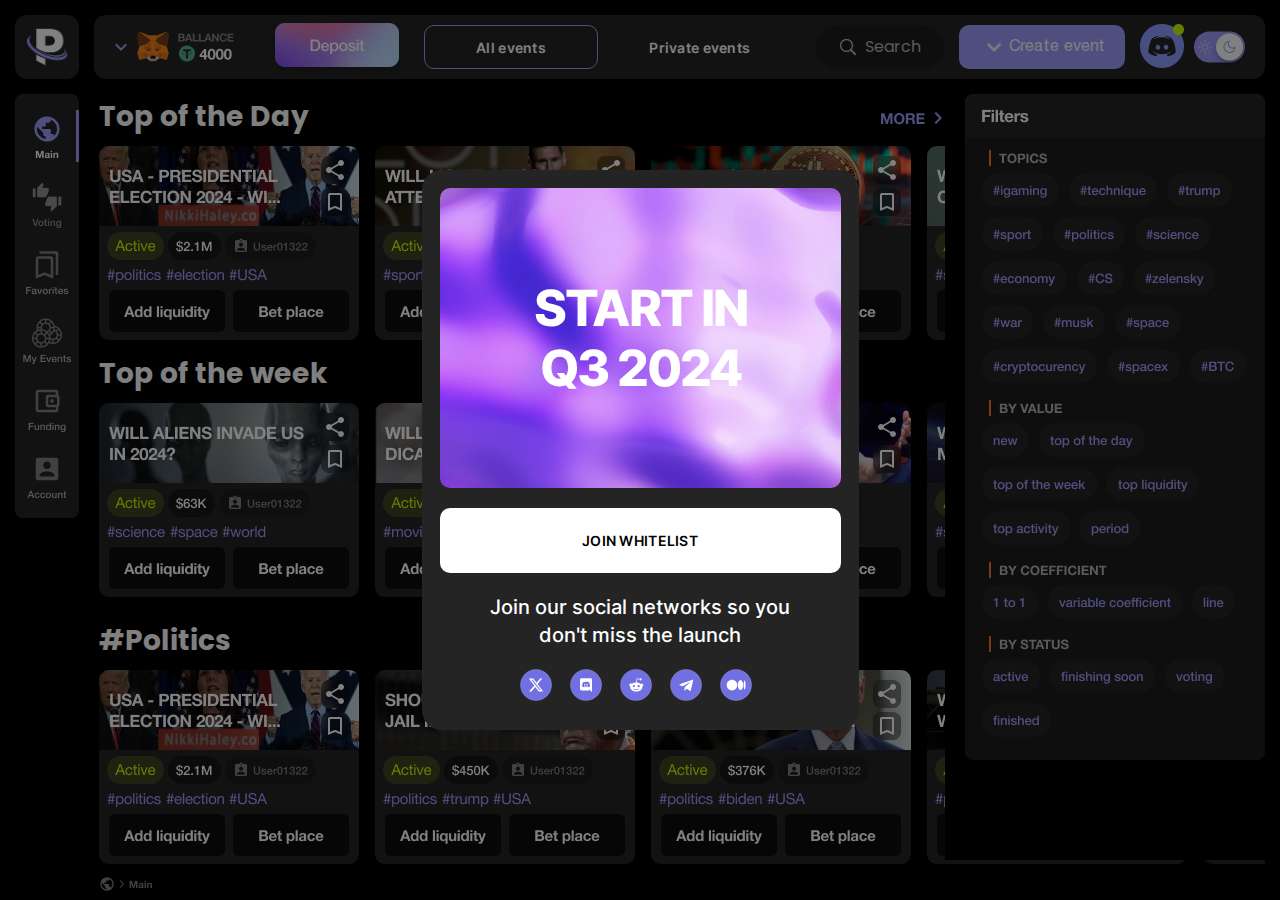
<file: index.html>
<!DOCTYPE html>
<html lang="en">

<head>
	<meta charset="UTF-8">
	<meta http-equiv="X-UA-Compatible" content="IE=edge">
	<meta name="viewport" content="width=device-width, initial-scale=1.0">
	<link rel="stylesheet" href="css/main.min.css">
	<link rel="shortcut icon" href="favicon.svg" type="image/x-icon" />
	<link rel="apple-touch-icon" href="apple-icon.png" />
	<link rel="icon" type="image/png" sizes="32x32" href="apple-icon.png" />
	<link rel="icon" type="image/png" sizes="16x16" href="apple-icon.png" />
	<link rel="mask-icon" href="apple-icon.png" color="#000000" />
	<title>Polybet</title>


</head>

<body>
	<div class="page">
		<div class="modal" id="modalJoin" aria-hidden="true">
			<div class="modal__wrap">
				<div class="modal__join" id="data-main" aria-modal="true">
					<div class="modal__one" id="data-join">
						<div class="modalVideo">
							<img src="./img/q4.png" alt="">
							<!-- <video autoplay muted loop preload id="backgroundModal">
								<source src="./video/back.mp4" type="video/mp4">
							</video> -->
							<p>Start in<br>Q3 2024</p>
						</div>
						<button type="button" class="button modal__button_white violet" id="button-first">Join whitelist</button>

						<div class="modal__one_motivation">
							<span>Join our social networks so you
								don't miss the launch</span>
						</div>
						<div class="modal__socials">
							<a href="https://twitter.com/polybet_app" target="_blank">
								<svg width="32" height="32" fill="none" xmlns="http://www.w3.org/2000/svg">
									<g filter="url(#filter0_b_177_1859)">
										<rect width="32" height="32" rx="16" fill="url(#paint0_linear_177_1859)" />
										<rect x=".41" y=".41" width="31.179" height="31.179" rx="15.589"
											stroke="url(#paint1_linear_177_1859)" stroke-width=".821" />
										<path
											d="M20.14 9.6h2.209l-4.824 5.422L23.2 22.4h-4.444l-3.48-4.475-3.982 4.475h-2.21l5.16-5.8-5.444-7h4.556l3.146 4.09 3.639-4.09zm-.774 11.5h1.223l-7.898-10.27h-1.313l7.988 10.27z"
											fill="#fff" />
									</g>
									<defs>
										<linearGradient id="paint0_linear_177_1859" x1="0" y1="0" x2="32.011" y2="31.989"
											gradientUnits="userSpaceOnUse">
											<stop stop-color="#fff" stop-opacity=".15" />
											<stop offset="1" stop-color="#fff" stop-opacity=".02" />
										</linearGradient>
										<linearGradient id="paint1_linear_177_1859" x1="31.111" y1="32" x2="-1.391" y2="30.518"
											gradientUnits="userSpaceOnUse">
											<stop stop-color="#fff" stop-opacity=".2" />
											<stop offset="1" stop-color="#fff" stop-opacity=".1" />
											<stop offset="1" stop-color="#fff" stop-opacity=".05" />
										</linearGradient>
										<filter id="filter0_b_177_1859" x="-8.21" y="-8.21" width="48.42" height="48.42"
											filterUnits="userSpaceOnUse" color-interpolation-filters="sRGB">
											<feFlood flood-opacity="0" result="BackgroundImageFix" />
											<feGaussianBlur in="BackgroundImageFix" stdDeviation="4.105" />
											<feComposite in2="SourceAlpha" operator="in" result="effect1_backgroundBlur_177_1859" />
											<feBlend in="SourceGraphic" in2="effect1_backgroundBlur_177_1859" result="shape" />
										</filter>
									</defs>
								</svg>
							</a>
							<a href="https://discord.gg/polybet" target="_blank">
								<svg width="32" height="32" fill="none" xmlns="http://www.w3.org/2000/svg">
									<g filter="url(#filter0_b_177_1861)">
										<rect width="32" height="32" rx="16" fill="url(#paint0_linear_177_1861)" />
										<rect x=".41" y=".41" width="31.179" height="31.179" rx="15.589"
											stroke="url(#paint1_linear_177_1861)" stroke-width=".821" />
										<path fill-rule="evenodd" clip-rule="evenodd"
											d="M11.406 9.333h9.188A1.41 1.41 0 0122 10.747v12.3l-1.474-1.303-.83-.768-.878-.814.364 1.269h-7.776A1.409 1.409 0 0110 20.016v-9.269a1.409 1.409 0 011.406-1.414zm6.089 8.4c.206.262.452.557.452.557a2.506 2.506 0 002.099-1.044 9.182 9.182 0 00-.986-3.998 3.392 3.392 0 00-1.929-.72l-.096.11a4.563 4.563 0 011.708.871 5.592 5.592 0 00-3.45-.645.67.67 0 00-.116.014 5.147 5.147 0 00-1.558.432c-.254.117-.405.199-.405.199a4.626 4.626 0 011.804-.898l-.069-.083a3.392 3.392 0 00-1.928.72 9.182 9.182 0 00-.986 3.998 2.486 2.486 0 002.091 1.042s.254-.308.46-.569a2.133 2.133 0 01-1.2-.809c.246.163.51.3.785.406.326.13.664.228 1.008.295a4.803 4.803 0 001.776.007c.342-.06.675-.159.994-.295.277-.104.542-.24.789-.404-.305.41-.746.698-1.243.814zm-3.237-2.404a.764.764 0 01.499-.243.726.726 0 01.701.761.727.727 0 01-.701.761.764.764 0 01-.5-1.279zm2.562-.146a.764.764 0 01.44-.097h.002a.727.727 0 01.7.761.764.764 0 11-1.142-.664z"
											fill="#fff" />
									</g>
									<defs>
										<linearGradient id="paint0_linear_177_1861" x1="0" y1="0" x2="32.011" y2="31.989"
											gradientUnits="userSpaceOnUse">
											<stop stop-color="#fff" stop-opacity=".15" />
											<stop offset="1" stop-color="#fff" stop-opacity=".02" />
										</linearGradient>
										<linearGradient id="paint1_linear_177_1861" x1="31.111" y1="32" x2="-1.391" y2="30.518"
											gradientUnits="userSpaceOnUse">
											<stop stop-color="#fff" stop-opacity=".2" />
											<stop offset="1" stop-color="#fff" stop-opacity=".1" />
											<stop offset="1" stop-color="#fff" stop-opacity=".05" />
										</linearGradient>
										<filter id="filter0_b_177_1861" x="-8.21" y="-8.21" width="48.42" height="48.42"
											filterUnits="userSpaceOnUse" color-interpolation-filters="sRGB">
											<feFlood flood-opacity="0" result="BackgroundImageFix" />
											<feGaussianBlur in="BackgroundImageFix" stdDeviation="4.105" />
											<feComposite in2="SourceAlpha" operator="in" result="effect1_backgroundBlur_177_1861" />
											<feBlend in="SourceGraphic" in2="effect1_backgroundBlur_177_1861" result="shape" />
										</filter>
									</defs>
								</svg>
							</a>
							<a href="https://www.reddit.com/user/Polybet_app" target="_blank">
								<svg width="32" height="32" fill="none" xmlns="http://www.w3.org/2000/svg">
									<g filter="url(#filter0_b_177_1865)">
										<rect width="32" height="32" rx="16" fill="url(#paint0_linear_177_1865)" />
										<rect x=".41" y=".41" width="31.179" height="31.179" rx="15.589"
											stroke="url(#paint1_linear_177_1865)" stroke-width=".821" />
										<path
											d="M23.243 16.002c-.03-.893-.737-1.59-1.58-1.56-.374.013-.73.176-1 .449a7.128 7.128 0 00-4.02-1.365l.677-3.46 2.235.499c.062.61.576 1.05 1.15.984.573-.066.989-.612.926-1.221-.062-.61-.576-1.051-1.15-.985a1.03 1.03 0 00-.789.544l-2.559-.544a.325.325 0 00-.387.262v.006l-.77 3.849a7.18 7.18 0 00-4.073 1.365 1.46 1.46 0 00-2.154.072 1.69 1.69 0 00.067 2.288c.12.119.257.22.41.292-.01.163-.01.326 0 .488 0 2.485 2.726 4.506 6.087 4.506 3.361 0 6.087-2.019 6.087-4.506.01-.162.01-.325 0-.488.524-.278.854-.852.843-1.475zm-10.442 1.111c0-.612.47-1.11 1.046-1.11.576 0 1.046.498 1.046 1.11 0 .612-.47 1.111-1.046 1.111-.579-.005-1.046-.499-1.046-1.11zm6.066 3.094v-.044a3.851 3.851 0 01-2.58.855 3.85 3.85 0 01-2.58-.855.314.314 0 01.039-.422.27.27 0 01.358 0 3.272 3.272 0 002.172.698 3.294 3.294 0 002.183-.676.282.282 0 01.413.006c.112.12.11.32-.005.438zm-.143-1.903h-.052l.008-.041c-.576 0-1.046-.5-1.046-1.111 0-.612.47-1.111 1.046-1.111.576 0 1.046.499 1.046 1.11.024.613-.425 1.128-1.002 1.153z"
											fill="#fff" />
									</g>
									<defs>
										<linearGradient id="paint0_linear_177_1865" x1="0" y1="0" x2="32.011" y2="31.989"
											gradientUnits="userSpaceOnUse">
											<stop stop-color="#fff" stop-opacity=".15" />
											<stop offset="1" stop-color="#fff" stop-opacity=".02" />
										</linearGradient>
										<linearGradient id="paint1_linear_177_1865" x1="31.111" y1="32" x2="-1.391" y2="30.518"
											gradientUnits="userSpaceOnUse">
											<stop stop-color="#fff" stop-opacity=".2" />
											<stop offset="1" stop-color="#fff" stop-opacity=".1" />
											<stop offset="1" stop-color="#fff" stop-opacity=".05" />
										</linearGradient>
										<filter id="filter0_b_177_1865" x="-8.21" y="-8.21" width="48.42" height="48.42"
											filterUnits="userSpaceOnUse" color-interpolation-filters="sRGB">
											<feFlood flood-opacity="0" result="BackgroundImageFix" />
											<feGaussianBlur in="BackgroundImageFix" stdDeviation="4.105" />
											<feComposite in2="SourceAlpha" operator="in" result="effect1_backgroundBlur_177_1865" />
											<feBlend in="SourceGraphic" in2="effect1_backgroundBlur_177_1865" result="shape" />
										</filter>
									</defs>
								</svg>
							</a>
							<a href="https://t.me/polybet_app" target="_blank">
								<svg width="32" height="32" fill="none" xmlns="http://www.w3.org/2000/svg">
									<g filter="url(#filter0_b_177_1867)">
										<rect width="32" height="32" rx="16" fill="url(#paint0_linear_177_1867)" />
										<rect x=".41" y=".41" width="31.179" height="31.179" rx="15.589"
											stroke="url(#paint1_linear_177_1867)" stroke-width=".821" />
										<path
											d="M23.024 10.905a.292.292 0 00-.2-.217 1.029 1.029 0 00-.54.038s-12.017 4.32-12.703 4.798c-.149.103-.198.163-.223.234-.118.34.251.49.251.49l3.098 1.01a.343.343 0 00.156-.01c.705-.445 7.09-4.477 7.459-4.612.058-.018.1 0 .091.043-.15.516-5.664 5.416-5.695 5.446a.118.118 0 00-.043.102l-.288 3.022s-.12.943.82 0a25.841 25.841 0 011.63-1.49c1.065.735 2.211 1.548 2.705 1.972a.86.86 0 00.628.242c.471-.018.6-.533.6-.533s2.19-8.811 2.263-9.992c.007-.116.017-.19.018-.27a.976.976 0 00-.027-.273z"
											fill="#fff" />
									</g>
									<defs>
										<linearGradient id="paint0_linear_177_1867" x1="0" y1="0" x2="32.011" y2="31.989"
											gradientUnits="userSpaceOnUse">
											<stop stop-color="#fff" stop-opacity=".15" />
											<stop offset="1" stop-color="#fff" stop-opacity=".02" />
										</linearGradient>
										<linearGradient id="paint1_linear_177_1867" x1="31.111" y1="32" x2="-1.391" y2="30.518"
											gradientUnits="userSpaceOnUse">
											<stop stop-color="#fff" stop-opacity=".2" />
											<stop offset="1" stop-color="#fff" stop-opacity=".1" />
											<stop offset="1" stop-color="#fff" stop-opacity=".05" />
										</linearGradient>
										<filter id="filter0_b_177_1867" x="-8.21" y="-8.21" width="48.42" height="48.42"
											filterUnits="userSpaceOnUse" color-interpolation-filters="sRGB">
											<feFlood flood-opacity="0" result="BackgroundImageFix" />
											<feGaussianBlur in="BackgroundImageFix" stdDeviation="4.105" />
											<feComposite in2="SourceAlpha" operator="in" result="effect1_backgroundBlur_177_1867" />
											<feBlend in="SourceGraphic" in2="effect1_backgroundBlur_177_1867" result="shape" />
										</filter>
									</defs>
								</svg>
							</a>
							<a href="https://medium.com/@info_21567" target="_blank">
								<svg width="32" height="32" fill="none" xmlns="http://www.w3.org/2000/svg">
									<g filter="url(#filter0_b_177_1869)">
										<rect width="32" height="32" rx="16" fill="url(#paint0_linear_177_1869)" />
										<rect x=".41" y=".41" width="31.179" height="31.179" rx="15.589"
											stroke="url(#paint1_linear_177_1869)" stroke-width=".821" />
										<path
											d="M11.994 10.668c2.94 0 5.325 2.401 5.325 5.363 0 2.96-2.384 5.361-5.325 5.361-2.941 0-5.326-2.4-5.326-5.361 0-2.962 2.384-5.362 5.326-5.362zm8.504.315c1.47 0 2.663 2.26 2.663 5.048 0 2.787-1.192 5.048-2.663 5.048-1.47 0-2.662-2.261-2.662-5.048 0-2.788 1.192-5.048 2.662-5.048zm4.116.525c.517 0 .937 2.025.937 4.523 0 2.497-.42 4.522-.937 4.522-.517 0-.936-2.025-.936-4.522 0-2.498.42-4.523.936-4.523z"
											fill="#fff" />
									</g>
									<defs>
										<linearGradient id="paint0_linear_177_1869" x1="0" y1="0" x2="32.011" y2="31.989"
											gradientUnits="userSpaceOnUse">
											<stop stop-color="#fff" stop-opacity=".15" />
											<stop offset="1" stop-color="#fff" stop-opacity=".02" />
										</linearGradient>
										<linearGradient id="paint1_linear_177_1869" x1="31.111" y1="32" x2="-1.391" y2="30.518"
											gradientUnits="userSpaceOnUse">
											<stop stop-color="#fff" stop-opacity=".2" />
											<stop offset="1" stop-color="#fff" stop-opacity=".1" />
											<stop offset="1" stop-color="#fff" stop-opacity=".05" />
										</linearGradient>
										<filter id="filter0_b_177_1869" x="-8.21" y="-8.21" width="48.42" height="48.42"
											filterUnits="userSpaceOnUse" color-interpolation-filters="sRGB">
											<feFlood flood-opacity="0" result="BackgroundImageFix" />
											<feGaussianBlur in="BackgroundImageFix" stdDeviation="4.105" />
											<feComposite in2="SourceAlpha" operator="in" result="effect1_backgroundBlur_177_1869" />
											<feBlend in="SourceGraphic" in2="effect1_backgroundBlur_177_1869" result="shape" />
										</filter>
									</defs>
								</svg>
							</a>
						</div>
					</div>
					<div class="modal__two" id="data-form">
						<form class="form" action="#" method="post" id="data-send">
							<h5>Join whitelist</h5>
							<p>The best prediction market is coming soon</p>
							<div class="input modal_name">
								<picture>
									<source srcset="img/user.svg" type="image/svg"><img src="img/user.svg" loading="lazy" alt="user">
								</picture>
								<input type="text" name="name" id="name-modal" placeholder="name" form="data-send" required>
								<label for="name-modal">Please fill the required fields</label>
								<span>*</span>
							</div>
							<div class="input modal_email">
								<picture>
									<source srcset="img/email.svg" type="image/svg"><img src="img/email.svg" loading="lazy" alt="email">
								</picture>
								<input type="text" name='email' id="email-modal" placeholder="Email or phone number" form="data-send"
									required>
								<label for="email-modal">Incorrect format</label>
								<span>*</span>
							</div>
							<button type="submit" class="button modal__button_white" id="button-modal">Join</button>
						</form>
						<div class="modal__three form_ok " id="data-ok">
							<h5>We're glad you've
								joined US!</h5>
							<p>The best prediction market is coming soon</p>

							<button id="button-ok" data-close type="button" class="button modal__button_white">Ok</button>
						</div>
						<!-- <div class="modal__join_motivation">
							<p>Join us on social and get rewards</p>
						</div> -->
					</div>
				</div>
			</div>


		</div>
		<header>
			<div>
				<div class="logo">
					<div>
						<img src="./img/logo-new.png" />
					</div>
				</div>
				<nav class="navigation">
					<div class="metamask">
						<img src="./img/meta-block.png" />
					</div>
					<div class="deposit">
						<picture>
							<source media="(max-width: 576px)" srcset="./img/deposit-mob.png">
							<img src="./img/deposit_button.png" />
						</picture>
					</div>
					<div class="button-group">
						<button class="button">All events</button>
						<button class="button">Private events</button>
						<!-- <img src="./img/options.png" /> -->
					</div>
					<div class="search">
						<div class="search_info">
							<img src="./img/search_icon.png" />
							<p>Search</p>
						</div>
					</div>
					<div class="create-event">

						<button class="button"><img src="./img/arrow-down.png" alt="">Create event</button>
					</div>
					<div class="social">
						<div class="discord">
							<img src="./img/discord-logo.png" />
						</div>
						<div class="theme">
							<img src="./img/dark-mode.png" alt="">
						</div>
					</div>
				</nav>
			</div>
		</header>

		<section class="panel">
			<div class="sidebar">
				<img src="./img/sidebar.png" />
			</div>
			<div>
				<div class="button-group-mob">
					<button class="button">All events</button>
					<button class="button">Private events</button>
					<!-- <img src="./img/options.png" /> -->
				</div>
				<div class="panel__main">
					<h5 class="h5">Top of the Day</h5>
					<img src="./img/slide1.png" />
				</div>
				<div class="panel__main">
					<h5 class="h5">Top of the week</h5>
					<img src="./img/slide2.png" />
				</div>
				<div class="panel__main">
					<h5 class="h5">#Politics</h5>
					<img src="./img/slide3.png" />
				</div>
				<div class="panel__main">
					<img src="./img/footer.png" />
				</div>
			</div>

			<div class="panel__filters">
				<!-- <h5>Filters</h5>
			<div>
				<h6>Topics</h6>
				<span class="tag">#igaming</span>
			</div> -->
				<img class="more" src="./img/more.png" alt="">
				<img src="./img/filters.png" alt="">
			</div>
		</section>

		<div class="modal__shadow"></div>

		<script src="js/modals.js" type="module" async></script>
		<script src="js/send.js" type="module" async></script>
		<script src="https://smtpjs.com/v3/smtp.js" async></script>

</body>

</html>
</file>
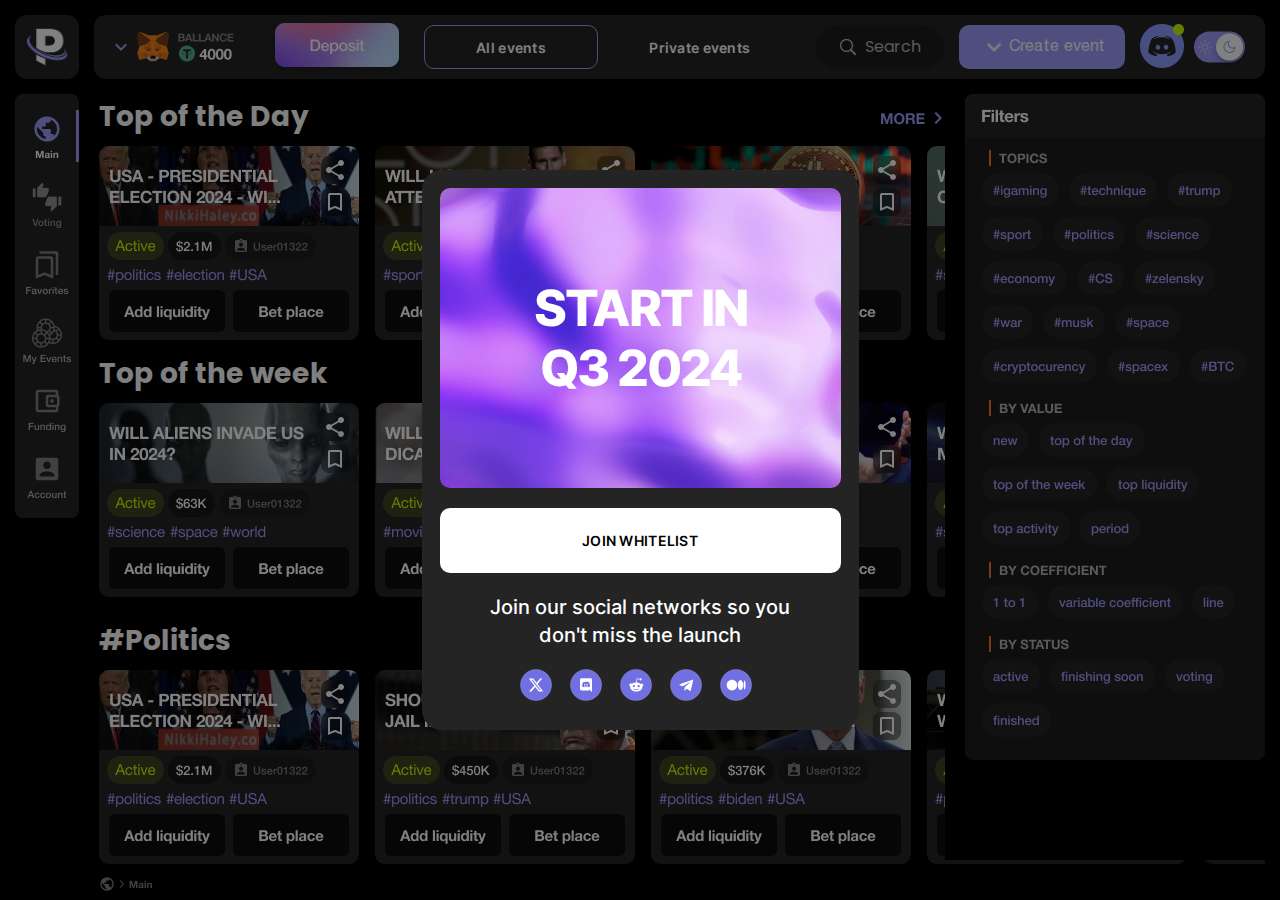
<file: index.min.html>
<!DOCTYPE html><html lang="en"><head><meta charset="UTF-8"><meta http-equiv="X-UA-Compatible" content="IE=edge"><meta name="viewport" content="width=device-width,initial-scale=1"><link rel="stylesheet" href="css/main.min.css"><link rel="shortcut icon" href="favicon.svg" type="image/x-icon"><title>Polybet</title></head><body><div class="page"><div class="modal" id="modalJoin" aria-hidden="true"><div class="modal__wrap"><div class="modal__join" id="data-main" aria-modal="true"><div class="modal__one" id="data-join"><div class="modalVideo"><img src="./img/q4.png" alt=""><!-- <video autoplay muted loop preload id="backgroundModal">
								<source src="./video/back.mp4" type="video/mp4">
							</video> --><p>Start in<br>Q3 2024</p></div><button type="button" class="button modal__button_white violet" id="button-first">Join whitelist</button><div class="modal__one_motivation"><span>Join our social networks so you don't miss the launch</span></div><div class="modal__socials"><a href="https://twitter.com/polybet_app" target="_blank"><svg width="32" height="32" fill="none" xmlns="http://www.w3.org/2000/svg"><g filter="url(#filter0_b_177_1859)"><rect width="32" height="32" rx="16" fill="url(#paint0_linear_177_1859)"/><rect x=".41" y=".41" width="31.179" height="31.179" rx="15.589" stroke="url(#paint1_linear_177_1859)" stroke-width=".821"/><path d="M20.14 9.6h2.209l-4.824 5.422L23.2 22.4h-4.444l-3.48-4.475-3.982 4.475h-2.21l5.16-5.8-5.444-7h4.556l3.146 4.09 3.639-4.09zm-.774 11.5h1.223l-7.898-10.27h-1.313l7.988 10.27z" fill="#fff"/></g><defs><linearGradient id="paint0_linear_177_1859" x1="0" y1="0" x2="32.011" y2="31.989" gradientUnits="userSpaceOnUse"><stop stop-color="#fff" stop-opacity=".15"/><stop offset="1" stop-color="#fff" stop-opacity=".02"/></linearGradient><linearGradient id="paint1_linear_177_1859" x1="31.111" y1="32" x2="-1.391" y2="30.518" gradientUnits="userSpaceOnUse"><stop stop-color="#fff" stop-opacity=".2"/><stop offset="1" stop-color="#fff" stop-opacity=".1"/><stop offset="1" stop-color="#fff" stop-opacity=".05"/></linearGradient><filter id="filter0_b_177_1859" x="-8.21" y="-8.21" width="48.42" height="48.42" filterUnits="userSpaceOnUse" color-interpolation-filters="sRGB"><feFlood flood-opacity="0" result="BackgroundImageFix"/><feGaussianBlur in="BackgroundImageFix" stdDeviation="4.105"/><feComposite in2="SourceAlpha" operator="in" result="effect1_backgroundBlur_177_1859"/><feBlend in="SourceGraphic" in2="effect1_backgroundBlur_177_1859" result="shape"/></filter></defs></svg> </a><a href="https://discord.gg/polybet" target="_blank"><svg width="32" height="32" fill="none" xmlns="http://www.w3.org/2000/svg"><g filter="url(#filter0_b_177_1861)"><rect width="32" height="32" rx="16" fill="url(#paint0_linear_177_1861)"/><rect x=".41" y=".41" width="31.179" height="31.179" rx="15.589" stroke="url(#paint1_linear_177_1861)" stroke-width=".821"/><path fill-rule="evenodd" clip-rule="evenodd" d="M11.406 9.333h9.188A1.41 1.41 0 0122 10.747v12.3l-1.474-1.303-.83-.768-.878-.814.364 1.269h-7.776A1.409 1.409 0 0110 20.016v-9.269a1.409 1.409 0 011.406-1.414zm6.089 8.4c.206.262.452.557.452.557a2.506 2.506 0 002.099-1.044 9.182 9.182 0 00-.986-3.998 3.392 3.392 0 00-1.929-.72l-.096.11a4.563 4.563 0 011.708.871 5.592 5.592 0 00-3.45-.645.67.67 0 00-.116.014 5.147 5.147 0 00-1.558.432c-.254.117-.405.199-.405.199a4.626 4.626 0 011.804-.898l-.069-.083a3.392 3.392 0 00-1.928.72 9.182 9.182 0 00-.986 3.998 2.486 2.486 0 002.091 1.042s.254-.308.46-.569a2.133 2.133 0 01-1.2-.809c.246.163.51.3.785.406.326.13.664.228 1.008.295a4.803 4.803 0 001.776.007c.342-.06.675-.159.994-.295.277-.104.542-.24.789-.404-.305.41-.746.698-1.243.814zm-3.237-2.404a.764.764 0 01.499-.243.726.726 0 01.701.761.727.727 0 01-.701.761.764.764 0 01-.5-1.279zm2.562-.146a.764.764 0 01.44-.097h.002a.727.727 0 01.7.761.764.764 0 11-1.142-.664z" fill="#fff"/></g><defs><linearGradient id="paint0_linear_177_1861" x1="0" y1="0" x2="32.011" y2="31.989" gradientUnits="userSpaceOnUse"><stop stop-color="#fff" stop-opacity=".15"/><stop offset="1" stop-color="#fff" stop-opacity=".02"/></linearGradient><linearGradient id="paint1_linear_177_1861" x1="31.111" y1="32" x2="-1.391" y2="30.518" gradientUnits="userSpaceOnUse"><stop stop-color="#fff" stop-opacity=".2"/><stop offset="1" stop-color="#fff" stop-opacity=".1"/><stop offset="1" stop-color="#fff" stop-opacity=".05"/></linearGradient><filter id="filter0_b_177_1861" x="-8.21" y="-8.21" width="48.42" height="48.42" filterUnits="userSpaceOnUse" color-interpolation-filters="sRGB"><feFlood flood-opacity="0" result="BackgroundImageFix"/><feGaussianBlur in="BackgroundImageFix" stdDeviation="4.105"/><feComposite in2="SourceAlpha" operator="in" result="effect1_backgroundBlur_177_1861"/><feBlend in="SourceGraphic" in2="effect1_backgroundBlur_177_1861" result="shape"/></filter></defs></svg> </a><a href="https://www.reddit.com/user/Polybet_app" target="_blank"><svg width="32" height="32" fill="none" xmlns="http://www.w3.org/2000/svg"><g filter="url(#filter0_b_177_1865)"><rect width="32" height="32" rx="16" fill="url(#paint0_linear_177_1865)"/><rect x=".41" y=".41" width="31.179" height="31.179" rx="15.589" stroke="url(#paint1_linear_177_1865)" stroke-width=".821"/><path d="M23.243 16.002c-.03-.893-.737-1.59-1.58-1.56-.374.013-.73.176-1 .449a7.128 7.128 0 00-4.02-1.365l.677-3.46 2.235.499c.062.61.576 1.05 1.15.984.573-.066.989-.612.926-1.221-.062-.61-.576-1.051-1.15-.985a1.03 1.03 0 00-.789.544l-2.559-.544a.325.325 0 00-.387.262v.006l-.77 3.849a7.18 7.18 0 00-4.073 1.365 1.46 1.46 0 00-2.154.072 1.69 1.69 0 00.067 2.288c.12.119.257.22.41.292-.01.163-.01.326 0 .488 0 2.485 2.726 4.506 6.087 4.506 3.361 0 6.087-2.019 6.087-4.506.01-.162.01-.325 0-.488.524-.278.854-.852.843-1.475zm-10.442 1.111c0-.612.47-1.11 1.046-1.11.576 0 1.046.498 1.046 1.11 0 .612-.47 1.111-1.046 1.111-.579-.005-1.046-.499-1.046-1.11zm6.066 3.094v-.044a3.851 3.851 0 01-2.58.855 3.85 3.85 0 01-2.58-.855.314.314 0 01.039-.422.27.27 0 01.358 0 3.272 3.272 0 002.172.698 3.294 3.294 0 002.183-.676.282.282 0 01.413.006c.112.12.11.32-.005.438zm-.143-1.903h-.052l.008-.041c-.576 0-1.046-.5-1.046-1.111 0-.612.47-1.111 1.046-1.111.576 0 1.046.499 1.046 1.11.024.613-.425 1.128-1.002 1.153z" fill="#fff"/></g><defs><linearGradient id="paint0_linear_177_1865" x1="0" y1="0" x2="32.011" y2="31.989" gradientUnits="userSpaceOnUse"><stop stop-color="#fff" stop-opacity=".15"/><stop offset="1" stop-color="#fff" stop-opacity=".02"/></linearGradient><linearGradient id="paint1_linear_177_1865" x1="31.111" y1="32" x2="-1.391" y2="30.518" gradientUnits="userSpaceOnUse"><stop stop-color="#fff" stop-opacity=".2"/><stop offset="1" stop-color="#fff" stop-opacity=".1"/><stop offset="1" stop-color="#fff" stop-opacity=".05"/></linearGradient><filter id="filter0_b_177_1865" x="-8.21" y="-8.21" width="48.42" height="48.42" filterUnits="userSpaceOnUse" color-interpolation-filters="sRGB"><feFlood flood-opacity="0" result="BackgroundImageFix"/><feGaussianBlur in="BackgroundImageFix" stdDeviation="4.105"/><feComposite in2="SourceAlpha" operator="in" result="effect1_backgroundBlur_177_1865"/><feBlend in="SourceGraphic" in2="effect1_backgroundBlur_177_1865" result="shape"/></filter></defs></svg> </a><a href="https://t.me/polybet_app" target="_blank"><svg width="32" height="32" fill="none" xmlns="http://www.w3.org/2000/svg"><g filter="url(#filter0_b_177_1867)"><rect width="32" height="32" rx="16" fill="url(#paint0_linear_177_1867)"/><rect x=".41" y=".41" width="31.179" height="31.179" rx="15.589" stroke="url(#paint1_linear_177_1867)" stroke-width=".821"/><path d="M23.024 10.905a.292.292 0 00-.2-.217 1.029 1.029 0 00-.54.038s-12.017 4.32-12.703 4.798c-.149.103-.198.163-.223.234-.118.34.251.49.251.49l3.098 1.01a.343.343 0 00.156-.01c.705-.445 7.09-4.477 7.459-4.612.058-.018.1 0 .091.043-.15.516-5.664 5.416-5.695 5.446a.118.118 0 00-.043.102l-.288 3.022s-.12.943.82 0a25.841 25.841 0 011.63-1.49c1.065.735 2.211 1.548 2.705 1.972a.86.86 0 00.628.242c.471-.018.6-.533.6-.533s2.19-8.811 2.263-9.992c.007-.116.017-.19.018-.27a.976.976 0 00-.027-.273z" fill="#fff"/></g><defs><linearGradient id="paint0_linear_177_1867" x1="0" y1="0" x2="32.011" y2="31.989" gradientUnits="userSpaceOnUse"><stop stop-color="#fff" stop-opacity=".15"/><stop offset="1" stop-color="#fff" stop-opacity=".02"/></linearGradient><linearGradient id="paint1_linear_177_1867" x1="31.111" y1="32" x2="-1.391" y2="30.518" gradientUnits="userSpaceOnUse"><stop stop-color="#fff" stop-opacity=".2"/><stop offset="1" stop-color="#fff" stop-opacity=".1"/><stop offset="1" stop-color="#fff" stop-opacity=".05"/></linearGradient><filter id="filter0_b_177_1867" x="-8.21" y="-8.21" width="48.42" height="48.42" filterUnits="userSpaceOnUse" color-interpolation-filters="sRGB"><feFlood flood-opacity="0" result="BackgroundImageFix"/><feGaussianBlur in="BackgroundImageFix" stdDeviation="4.105"/><feComposite in2="SourceAlpha" operator="in" result="effect1_backgroundBlur_177_1867"/><feBlend in="SourceGraphic" in2="effect1_backgroundBlur_177_1867" result="shape"/></filter></defs></svg> </a><a href="https://medium.com/@info_21567" target="_blank"><svg width="32" height="32" fill="none" xmlns="http://www.w3.org/2000/svg"><g filter="url(#filter0_b_177_1869)"><rect width="32" height="32" rx="16" fill="url(#paint0_linear_177_1869)"/><rect x=".41" y=".41" width="31.179" height="31.179" rx="15.589" stroke="url(#paint1_linear_177_1869)" stroke-width=".821"/><path d="M11.994 10.668c2.94 0 5.325 2.401 5.325 5.363 0 2.96-2.384 5.361-5.325 5.361-2.941 0-5.326-2.4-5.326-5.361 0-2.962 2.384-5.362 5.326-5.362zm8.504.315c1.47 0 2.663 2.26 2.663 5.048 0 2.787-1.192 5.048-2.663 5.048-1.47 0-2.662-2.261-2.662-5.048 0-2.788 1.192-5.048 2.662-5.048zm4.116.525c.517 0 .937 2.025.937 4.523 0 2.497-.42 4.522-.937 4.522-.517 0-.936-2.025-.936-4.522 0-2.498.42-4.523.936-4.523z" fill="#fff"/></g><defs><linearGradient id="paint0_linear_177_1869" x1="0" y1="0" x2="32.011" y2="31.989" gradientUnits="userSpaceOnUse"><stop stop-color="#fff" stop-opacity=".15"/><stop offset="1" stop-color="#fff" stop-opacity=".02"/></linearGradient><linearGradient id="paint1_linear_177_1869" x1="31.111" y1="32" x2="-1.391" y2="30.518" gradientUnits="userSpaceOnUse"><stop stop-color="#fff" stop-opacity=".2"/><stop offset="1" stop-color="#fff" stop-opacity=".1"/><stop offset="1" stop-color="#fff" stop-opacity=".05"/></linearGradient><filter id="filter0_b_177_1869" x="-8.21" y="-8.21" width="48.42" height="48.42" filterUnits="userSpaceOnUse" color-interpolation-filters="sRGB"><feFlood flood-opacity="0" result="BackgroundImageFix"/><feGaussianBlur in="BackgroundImageFix" stdDeviation="4.105"/><feComposite in2="SourceAlpha" operator="in" result="effect1_backgroundBlur_177_1869"/><feBlend in="SourceGraphic" in2="effect1_backgroundBlur_177_1869" result="shape"/></filter></defs></svg></a></div></div><div class="modal__two" id="data-form"><form class="form" action="#" method="post" id="data-send"><h5>Join whitelist</h5><p>The best prediction market is coming soon</p><div class="input modal_name"><picture><source srcset="img/user.svg" type="image/svg"><img src="img/user.svg" loading="lazy" alt="user"></picture><input type="text" name="name" id="name-modal" placeholder="name" form="data-send" required> <label for="name-modal">Please fill the required fields</label> <span>*</span></div><div class="input modal_email"><picture><source srcset="img/email.svg" type="image/svg"><img src="img/email.svg" loading="lazy" alt="email"></picture><input type="text" name="email" id="email-modal" placeholder="Email or phone number" form="data-send" required> <label for="email-modal">Incorrect format</label> <span>*</span></div><button type="submit" class="button modal__button_white" id="button-modal">Join</button></form><div class="modal__three form_ok" id="data-ok"><h5>We're glad you've joined US!</h5><p>The best prediction market is coming soon</p><button id="button-ok" data-close type="button" class="button modal__button_white">Ok</button></div><!-- <div class="modal__join_motivation">
							<p>Join us on social and get rewards</p>
						</div> --></div></div></div></div><header><div><div class="logo"><div><img src="./img/logo-new.png"></div></div><nav class="navigation"><div class="metamask"><img src="./img/meta-block.png"></div><div class="deposit"><picture><source media="(max-width: 576px)" srcset="./img/deposit-mob.png"><img src="./img/deposit_button.png"></picture></div><div class="button-group"><button class="button">All events</button> <button class="button">Private events</button><!-- <img src="./img/options.png" /> --></div><div class="search"><div class="search_info"><img src="./img/search_icon.png"><p>Search</p></div></div><div class="create-event"><button class="button"><img src="./img/arrow-down.png" alt="">Create event</button></div><div class="social"><div class="discord"><img src="./img/discord-logo.png"></div><div class="theme"><img src="./img/dark-mode.png" alt=""></div></div></nav></div></header><section class="panel"><div class="sidebar"><img src="./img/sidebar.png"></div><div><div class="button-group-mob"><button class="button">All events</button> <button class="button">Private events</button><!-- <img src="./img/options.png" /> --></div><div class="panel__main"><h5 class="h5">Top of the Day</h5><img src="./img/slide1.png"></div><div class="panel__main"><h5 class="h5">Top of the week</h5><img src="./img/slide2.png"></div><div class="panel__main"><h5 class="h5">#Politics</h5><img src="./img/slide3.png"></div><div class="panel__main"><img src="./img/footer.png"></div></div><div class="panel__filters"><!-- <h5>Filters</h5>
			<div>
				<h6>Topics</h6>
				<span class="tag">#igaming</span>
			</div> --> <img class="more" src="./img/more.png" alt=""> <img src="./img/filters.png" alt=""></div></section><div class="modal__shadow"></div><script src="js/modals.js" type="module" async></script><script src="js/send.js" type="module" async></script><script src="https://smtpjs.com/v3/smtp.js" async></script></div></body></html>
</file>
<file: css/main.min.css>
@font-face{font-family:InterR;font-display:swap;src:url(../fonts/Inter-Regular.woff) format('woff'),url(../fonts/Inter-Regular.woff2) format('woff2');font-weight:400;font-style:normal}@font-face{font-family:InterM;font-display:swap;src:url(../fonts/Inter-Medium.woff) format('woff'),url(../fonts/Inter-Medium.woff2) format('woff2');font-weight:500;font-style:normal}@font-face{font-family:InterS;font-display:swap;src:url(../fonts/Inter-SemiBold.woff) format('woff'),url(../fonts/Inter-SemiBold.woff2) format('woff2');font-weight:600;font-style:normal}@font-face{font-family:InterB;font-display:swap;src:url(../fonts/Inter-Bold.woff) format('woff'),url(../fonts/Inter-Bold.woff2) format('woff2');font-weight:700;font-style:normal}@font-face{font-family:InterE;font-display:swap;src:url(../fonts/Inter-ExtraBold.woff) format('woff'),url(../fonts/Inter-ExtraBold.woff2) format('woff2');font-weight:800;font-style:normal}@font-face{font-family:PoppinsR;font-display:swap;src:url(../fonts/Poppins-Regular.woff) format('woff'),url(../fonts/Poppins-Regular.woff2) format('woff2');font-weight:400;font-style:normal}@font-face{font-family:PoppinsM;font-display:swap;src:url(../fonts/Poppins-Medium.woff) format('woff'),url(../fonts/Poppins-Medium.woff2) format('woff2');font-weight:500;font-style:normal}@font-face{font-family:PoppinsRI;font-display:swap;src:url(../fonts/Poppins-MediumItalic.woff) format('woff'),url(../fonts/Poppins-MediumItalic.woff2) format('woff2');font-weight:400;font-style:italic}@font-face{font-family:PoppinsMI;font-display:swap;src:url(../../fonts/Poppins-MediumItalic.ttf);font-weight:500;font-style:italic}@font-face{font-family:PoppinsS;font-display:swap;src:url(../fonts/Poppins-SemiBold.woff) format('woff'),url(../fonts/Poppins-SemiBold.woff2) format('woff2');font-weight:600;font-style:normal}@font-face{font-family:PoppinsB;font-display:swap;src:url(../fonts/Poppins-Bold.woff) format('woff'),url(../fonts/Poppins-Bold.woff2) format('woff2');font-weight:700;font-style:normal}@font-face{font-family:PoppinsE;font-display:swap;src:url(../fonts/Poppins-ExtraBold.woff) format('woff'),url(../fonts/Poppins-ExtraBold.woff2) format('woff2');font-weight:800;font-style:normal}@font-face{font-family:HalveticaM;font-display:swap;src:url(../fonts/HelveticaNeueCyr-Medium.woff) format('woff'),url(../fonts/HelveticaNeueCyr-Medium.woff2) format('woff2');font-weight:500;font-style:normal}@font-face{font-family:HalveticaN;font-display:swap;src:url(../fonts/HelveticaNeueCyr-Roman.woff) format('woff'),url(../fonts/HelveticaNeueCyr-Roman.woff2) format('woff2');font-weight:400;font-style:normal}@font-face{font-family:OpenSansR;font-display:swap;src:url(../fonts/OpenSans-Regular.ttf) format('ttf');font-weight:400;font-style:normal}*{padding:0;margin:0;border:0}*,:after,:before{box-sizing:border-box}:active,:focus{outline:0}a:active,a:focus{outline:0}aside,footer,header,nav{display:block}body,html{height:100%;width:100%;font-size:100%;line-height:1;font-size:20px;-ms-text-size-adjust:100%;-moz-text-size-adjust:100%;-webkit-text-size-adjust:100%}button,input,textarea{font-family:inherit}input::-ms-clear{display:none}button{cursor:pointer}button::-moz-focus-inner{padding:0;border:0}a,a:visited{text-decoration:none}a:hover{text-decoration:none}ul li{list-style:none}h1,h2,h3,h6{font-size:inherit;font-weight:400}header{margin-bottom:15px}header>div{display:flex;height:64px;gap:15px}header .logo div{background-color:#242424;border-radius:12px;width:64px;height:64px;display:flex;align-items:center;justify-content:center}header .logo div img{width:44px;height:44px}header nav{background-color:#242424;height:64px;width:100%;padding:0 15px;border-radius:12px;display:flex;justify-content:space-between;align-items:center}header nav>div{height:44px}header nav .metamask{width:156px;height:40px}header nav .search{display:flex;align-items:center;padding:10px 20px;border-radius:40px;background-color:#1b1b1b;height:44px;width:100%;margin:0 15px}header nav .search_info{display:flex;font-size:17px;font-family:HalveticaN,sans-serif;color:#b4b4b4}header nav .search_info img{margin-right:5px}header nav .create-event,header nav .deposit{height:60px}header nav .social{display:flex;align-items:center}header nav .social .theme{margin-left:10px;margin-top:10px}.socials{max-width:1490px;width:100%;margin:0 auto;position:fixed;top:96px;right:0;left:0;z-index:200;display:flex;justify-content:space-between}.socials a:hover[title=Soon]>span{display:block;animation-name:slide;animation-duration:.5s;animation-iteration-count:1}.socials a[title=Soon]>span{font-family:PoppinsR,sans-serif;position:absolute;font-size:8px;color:#fff;top:85px;left:6px;display:none}.socials div:not(:empty){position:absolute;display:flex;flex-direction:column;gap:16px;top:0;right:0;padding-right:30px}.socials svg{-webkit-backdrop-filter:blur(15px);backdrop-filter:blur(15px);width:32px;height:32px;border-radius:50%;cursor:pointer}.socials svg:hover path{fill:#9e9dfe;transition:all .2s ease-in-out}@media (max-width:768px){.socials{display:none}}.section__event_cases{position:relative;height:auto;width:127vw;margin:0 -27vw;padding:0 27vw 35px;gap:32px;overflow-y:auto;-ms-overflow-style:none;scrollbar-width:none}@media (hover:none){.section__event_cases .card .hover .card__info_button{display:flex}.section__event_cases .card .hover .card__info_status{display:none}.section__event_cases .card .hover .card__info_tags{display:none}}@media (hover:hover){.section__event_cases .card:hover .card__info_button{display:flex;animation-name:slide-card-hover;animation-duration:.5s;animation-iteration-count:1}.section__event_cases .card:hover .card__info_status{display:none}.section__event_cases .card:hover .card__info_tags{display:none}}.section__event_cases .bg img{background:#000}.section__event_cases .bg picture{opacity:.3}@media (max-width:768px){.section__event_cases{padding-right:10vw}.case{padding-top:80px;padding-bottom:72px}.case .title{font-size:64px;line-height:80px}}@media (max-width:576px){.section__event_cases{padding-right:12vw}.case{padding-bottom:0;padding-top:0}.case .title{font-size:40px;line-height:40px;margin-bottom:30px}}.panel{display:flex;height:auto}.panel h5{text-transform:none}.panel .button-group-mob{display:none}.panel__filters{position:absolute;display:flex;z-index:100;right:0}.panel__filters img:nth-child(1){margin-top:10px;margin-right:15px;width:80px;height:28px}.panel__filters:before{content:'';position:absolute;right:0;background-color:#000;width:320px;height:766px;z-index:-1}.panel__main{margin:0 20px}.panel__main:nth-child(3){margin-bottom:10px}@media (max-width:768px){.panel__filters .more{display:none}}@media (max-width:576px){.sidebar{display:none}.panel__filters img:nth-child(1){margin-top:54px}.panel__filters .more{display:block}.panel__filters img:nth-child(2),.panel__filters:before{display:none}.panel .button-group-mob{display:flex;width:100%}.panel .button-group-mob button{width:45vw;height:44px;white-space:nowrap;padding:0 4vw;color:#fff}.panel .button-group-mob button:nth-child(1){border:1px solid #9e9dfe}}@media (max-width:393px){.panel__filters{display:none}}.navigation .button-group{display:flex}.navigation .button-group button{width:100%;white-space:nowrap;padding:0 4vw;color:#fff}.navigation .button-group button:nth-child(1){border:1px solid #9e9dfe;margin-left:15px}.navigation .button-group-mob{display:none}.navigation .create-event{display:flex;width:50%;height:44px;margin-right:15px}.navigation .create-event img{width:30px;height:30px}.navigation .create-event button{font-family:HalveticaN,sans-serif;font-size:16px;background-color:#9e9dfe;width:100%;white-space:nowrap;padding:0 20px;color:#fff}@media (max-width:1240px){.navigation .create-event{display:none}}@media (max-width:1024px){.navigation .button-group{display:none}}@media (max-width:768px){.logo{display:none}.navigation .metamask{width:125px}.navigation .deposit{width:100%;height:auto;display:flex;align-items:center;justify-content:center}}@media (max-width:576px){.button-group-mob{display:flex;width:100%}.button-group-mob button{width:45vw;height:44px;white-space:nowrap;padding:0 4vw;color:#fff}.button-group-mob button:nth-child(1){border:1px solid #9e9dfe}.navigation .search{display:none}}.button{border-radius:10px;display:flex;align-items:center;justify-content:center;-webkit-backdrop-filter:blur(5px);backdrop-filter:blur(5px);font-family:InterS,sans-serif;background:#242424;font-size:14px;letter-spacing:.28px}.button{transition:border .2s ease-in-out,background-color .2s ease-in-out}.section__button_white{color:#000;background-color:#fff;border:1px solid #fff;display:inline-block}.section__button_white:hover{background-color:rgba(56,56,56,.319);border:1px solid #fff;color:#fff;transition:border .2s ease-in-out,background-color .2s ease-in-out}.section__button_violet{color:#fff;background:#9e9dfe;background:linear-gradient(90deg,#9e9dfe 0,#ed568d 100%);display:inline-block}@media (max-width:768px){.button{font-size:12px}}.input{border-radius:10px;border:1px solid rgba(255,255,255,.2);background:linear-gradient(135deg,rgba(255,255,255,.15) 0,rgba(255,255,255,.02) 100%);-webkit-backdrop-filter:blur(5px);backdrop-filter:blur(5px);display:flex;align-items:center;justify-content:space-between;position:relative}.input:focus-within{background:linear-gradient(135deg,rgba(255,255,255,.29) 0,rgba(255,255,255,.163) 100%)}.input input:-moz-placeholder-shown~span{display:block;position:absolute;font-size:14px;color:#ff737b}.input input:placeholder-shown~span{display:block;position:absolute;font-size:14px;color:#ff737b}.input input:valid~span,.input input~span{display:none}.input input:valid~label,.input input~label{position:absolute;top:73px;left:0;display:none;color:#ff737b}.input input::-moz-placeholder,.input textarea::-moz-placeholder{font-size:14px;font-family:InterB,sans-serif;color:#fff;letter-spacing:.28px;text-transform:uppercase}.input input::-moz-placeholder,.input textarea::-moz-placeholder{font-size:14px;font-family:InterB,sans-serif;color:#fff;letter-spacing:.28px;text-transform:uppercase}.input input::placeholder,.input textarea::placeholder{font-size:14px;font-family:InterB,sans-serif;color:#fff;letter-spacing:.28px;text-transform:uppercase}textarea{resize:none}@media (max-width:576px){input::-moz-placeholder,textarea::-moz-placeholder{font-family:InterS,sans-serif}input::-moz-placeholder,textarea::-moz-placeholder{font-family:InterS,sans-serif}input::placeholder,textarea::placeholder{font-family:InterS,sans-serif}}.modal__join{width:437px;padding:18px;border-radius:20px;position:relative;background-position:50% 50%;background-image:none;background-repeat:no-repeat;background-size:cover;background-color:#242424}.modal__join .button{transition:border .2s ease-in-out,background-image .2s ease-in-out}.modal__join .violet:hover{background-image:url(../img/button-hover.png);background-repeat:no-repeat;background-size:cover;background-position:center;cursor:pointer}.modal__join>div>img{margin-bottom:20px}.modal__join .form_ok{display:none;text-align:center;padding-top:30px}.modal__join .form_ok p{margin-bottom:40px}.modal__join .form_ok button{max-width:150px;margin-bottom:50px}.modal__join .modal__two{display:none}.modal__join .bgWrapper{z-index:0}.modal__join .bgWrapper img{-webkit-backdrop-filter:blur(50px);backdrop-filter:blur(50px);border-radius:12px}.modal__join div[data-close]{position:absolute;right:15px;top:15px}.modal__join>div:last-child{position:relative}.modal__join form{text-align:center}.modal__join form input~label{font-size:12px}.modal__join form .modal_name{gap:13px}.modal__join form .modal_name input:-moz-placeholder-shown~span{left:114px;top:25px}.modal__join form .modal_name input:placeholder-shown~span{left:114px;top:25px}.modal__join form .modal_email input::-moz-placeholder,.modal__join form .modal_name input::-moz-placeholder{opacity:.6}.modal__join form .modal_email input::placeholder,.modal__join form .modal_name input::placeholder{opacity:.6}.modal__join form .modal_email input:-moz-placeholder-shown~span{right:100px;top:25px}.modal__join form .modal_email input:placeholder-shown~span{right:100px;top:25px}.modal__join h5{margin-bottom:8px}.modal__join h5+p{font-family:PoppinsR,sans-serif;font-size:14px;line-height:23px;margin-bottom:30px}.modal__join .modalVideo{width:401px;height:300px;position:relative;display:flex;justify-content:center;margin-bottom:20px}.modal__join .modalVideo img,.modal__join .modalVideo video{border-radius:10px;width:100%;height:100%;-o-object-fit:cover;object-fit:cover;-o-object-position:center;object-position:center}.modal__join .modalVideo p{text-align:center;text-transform:uppercase;font-family:InterE,sans-serif;font-size:50px;line-height:60px;letter-spacing:-2px;position:absolute;top:50%;transform:translate(0,-50%)}.modal__join .input{width:100%;height:65px;gap:17px;padding:5px 5px 5px 26px;margin-bottom:15px}.modal__join .input input{width:100%;height:100%;background-color:transparent;display:flex;align-items:center;font-size:14px;font-family:InterS,sans-serif;color:#fff;letter-spacing:.28px;line-height:17px}.modal__join button{width:100%;height:65px;font-size:14px;color:#000;background-color:#fff;display:inline-block;text-transform:uppercase;margin-bottom:20px}.modal__join button:hover{color:#212121;background-color:#eaeaea;cursor:pointer}.modal__join .modal__one_motivation{max-width:301px;text-align:center;margin:0 auto 20px}.modal__join .modal__one_motivation span{font-family:InterM,sans-serif;line-height:28px;font-size:20px;text-align:center;margin-bottom:15px}.modal__join .modal__two{padding:15px}.modal__join_motivation{font-family:PoppinsB,sans-serif;font-size:16px;text-transform:uppercase;position:relative;text-align:center;margin-bottom:15px}.modal__join_motivation:after,.modal__join_motivation:before{content:'';position:absolute;height:1px;width:16px;background-color:#fff}.modal__join_motivation:before{top:50%;left:0}.modal__join_motivation:after{top:50%;right:0}.modal__join .modal__socials{display:flex;justify-content:center;gap:10px;position:relative}.modal__join .modal__socials>a:hover[title=Soon]>span{display:block;animation-name:slide;animation-duration:.5s;animation-iteration-count:1}.modal__join .modal__socials>a[title=Soon]>span{font-family:PoppinsR,sans-serif;position:absolute;font-size:14px;color:#f6f6f6;top:37px;left:106px;display:none}.modal__join .modal__socials svg{-webkit-backdrop-filter:blur(4.1049365997px);backdrop-filter:blur(4.1049365997px);width:40px;height:40px;cursor:pointer;fill:#7170e3}.modal__join .modal__socials svg:hover{cursor:pointer}@media (max-width:576px){.modal__join{width:85%;background-image:linear-gradient(132deg,rgba(44,44,44,.593) 0,rgba(0,0,0,.188) 100%),url(../img/button-hover.png);background-size:cover;background-position:center;position:relative}.modal__join .button{background-image:url(../img/button-hover.png);background-repeat:no-repeat;background-size:cover;background-position:center;text-transform:none}.modal__join .button:hover{cursor:pointer}.modal__join .modal__socials{display:none}.modal__join .modalVideo{width:100%;height:50vh}.modal__join .modalVideo p{text-transform:none;font-family:InterB,sans-serif;font-size:60px;line-height:70px}.modal__join .input{gap:10px}.modal__join button{margin-bottom:0}.modal__join>div>img{width:100%}.modal__join .modal__one_motivation{display:none}.modal__join .modal__one_motivation span{font-family:InterM,sans-serif;line-height:28px;font-size:18px;text-align:center;margin-bottom:15px}.modal__join form+div{font-size:14px}.modal__join form+div p{padding:0 20px}.modal__join form .modal_email input:-moz-placeholder-shown~span{left:-7px;top:0;position:relative}.modal__join form .modal_email input:placeholder-shown~span{left:-7px;top:0;position:relative}}@media (max-width:393px){.modal__join{width:90%}}.modal{position:fixed;top:0;bottom:0;right:0;left:0;z-index:300;overflow:hidden;display:flex;flex-flow:column nowrap;justify-content:center;align-items:center;padding:30px 0;-webkit-backdrop-filter:brightness(50%);backdrop-filter:brightness(50%)}.modal iframe{width:800px;height:500px}.modal--active{visibility:visible}.modal--active div[data-close]{position:absolute;right:0;top:-40px;cursor:pointer}.modal--active div[data-close]:has(+.modal__stake_img){top:-25px}.modal--active .modal__wrap>div{transform:scale(1);opacity:1}.modal__wrap{flex-shrink:0;flex-grow:0;width:100%;min-height:100%;margin:auto;display:flex;flex-flow:column nowrap;align-items:center;justify-content:center;position:absolute}.modal__opened{position:fixed;right:0;left:0;overflow:hidden}.modal__shadow{position:fixed;border:none;display:block;width:100%;top:0;bottom:0;right:0;left:0;overflow:hidden;pointer-events:none;z-index:98;opacity:0;transition:opacity .2s ease;background-color:#000}.modal__shadow--show{pointer-events:auto;opacity:.6}@media (max-width:1024px){.modal--active div:not([data-close])>img{height:auto;width:100%;padding:10px}.modal iframe{width:95vw;height:73.0769230769vw}}@media (max-width:576px){.modal__wrap{justify-content:flex-end;margin-bottom:50px}.modal iframe{width:90%;height:60vh}}body{background-color:#000;height:100%;width:100%;padding:15px}.page{margin:0 auto;background-color:#000;width:100%;position:relative;color:#fff;border-radius:10px;overflow:hidden;height:98vh;-ms-overflow-style:none;scrollbar-width:none}.page::-webkit-scrollbar{width:0;height:0}a[target='_blank']{cursor:pointer}p{font-size:16px;font-family:PoppinsR,sans-serif;line-height:23px}h1{font-size:90px;font-family:InterB,sans-serif;text-transform:uppercase}h3{font-size:48px;font-family:PoppinsE,sans-serif;text-transform:uppercase}h4{font-size:40px;font-family:PoppinsB,sans-serif;line-height:46px;text-transform:uppercase}h5{font-size:28px;line-height:46px;font-family:PoppinsB,sans-serif;text-transform:uppercase}h6{font-size:24px;line-height:36px;font-family:PoppinsB,sans-serif;margin-bottom:30px;text-transform:uppercase}.section__container_main+.events{width:100vw;margin:0 auto}.events{display:flex}.events::-webkit-scrollbar{display:none}.card{display:flex;flex-direction:column;position:relative;z-index:20;min-width:350px;height:250px;background:#151515;border-radius:8px;overflow:hidden;box-shadow:15px 19px 20px 0 rgba(0,0,0,.3);font-family:PoppinsM,sans-serif;cursor:pointer}.card:hover{background:#1b1b1b;box-shadow:15px 19px 20px 0 rgba(0,0,0,.5)}.card>picture img{height:150px;width:100%;-o-object-fit:cover;object-fit:cover;position:relative;z-index:9}.card__title{position:absolute;bottom:45%;left:15px;z-index:10;font-size:14px;padding:0 10px;line-height:18px}.card__socials{display:flex;gap:10px;flex-direction:column;position:absolute;top:10px;right:10px;z-index:10}.card__socials a{display:flex;align-items:center;justify-content:center;width:30px;height:30px;background-color:rgba(28,28,28,.7803921569);border-radius:10px;cursor:pointer}.card__socials a svg{opacity:1}.card__info{font-size:15px;font-family:HalveticaN,sans-serif}.card__info_status{display:flex;align-items:center;gap:5px;padding:15px 0 0 30px;margin-bottom:10px}.card__info_status-active,.card__info_status-author,.card__info_status-price{display:flex;align-items:center;justify-content:center}.card__info_status-active{width:60px;height:31px;border-radius:99px;background-color:rgba(203,252,2,.15);color:#cbfc02}.card__info_status-price{font-family:HalveticaM,sans-serif;font-size:13px;width:65px;height:31px;border-radius:99px;background-color:rgba(0,0,0,.4)}.card__info_status-author{gap:5px;width:100px;height:31px;border-radius:99px;background-color:#1b1b1b;color:#878787;position:relative}.card__info_status-author svg{margin-bottom:4px}.card__info_status-author p{font-size:11px}.card__info_tags{padding-left:30px;color:#007aff}.card__info_button{display:none;position:absolute;right:25px;bottom:40px;height:40px;min-width:108px;font-size:10px}.card__info_button,.card__info_status,.card__info_tags{animation-name:slide-card-hover;animation-duration:.5s;animation-iteration-count:1}.descriptionWrapper p{position:relative}.descriptionWrapper p span{width:11px;display:inline-block;height:100%}.descriptionWrapper p::before{content:'';position:absolute;width:4px;height:4px;border-radius:50%;background-color:#fff;left:1px;top:10px}.descriptionWrapper p+p{margin-top:14px}@keyframes slide{0%{opacity:.3}100%{opacity:1}}@keyframes slide-card-hover{0%{opacity:0}10%{opacity:0}100%{opacity:1}}@keyframes slide-card{0%{opacity:1}90%{opacity:0}100%{opacity:0}}@media (max-width:930px){.oracleApproved{display:none}}@media (max-width:576px){.card__info_button{width:auto}h3,h4{font-size:32px;line-height:40px}.br1{display:none}h5{font-size:22px;margin-bottom:8px}.events+.h5{margin-top:24px}}@media (max-width:393px){.descriptionWrapper{text-align:left}}
</file>
